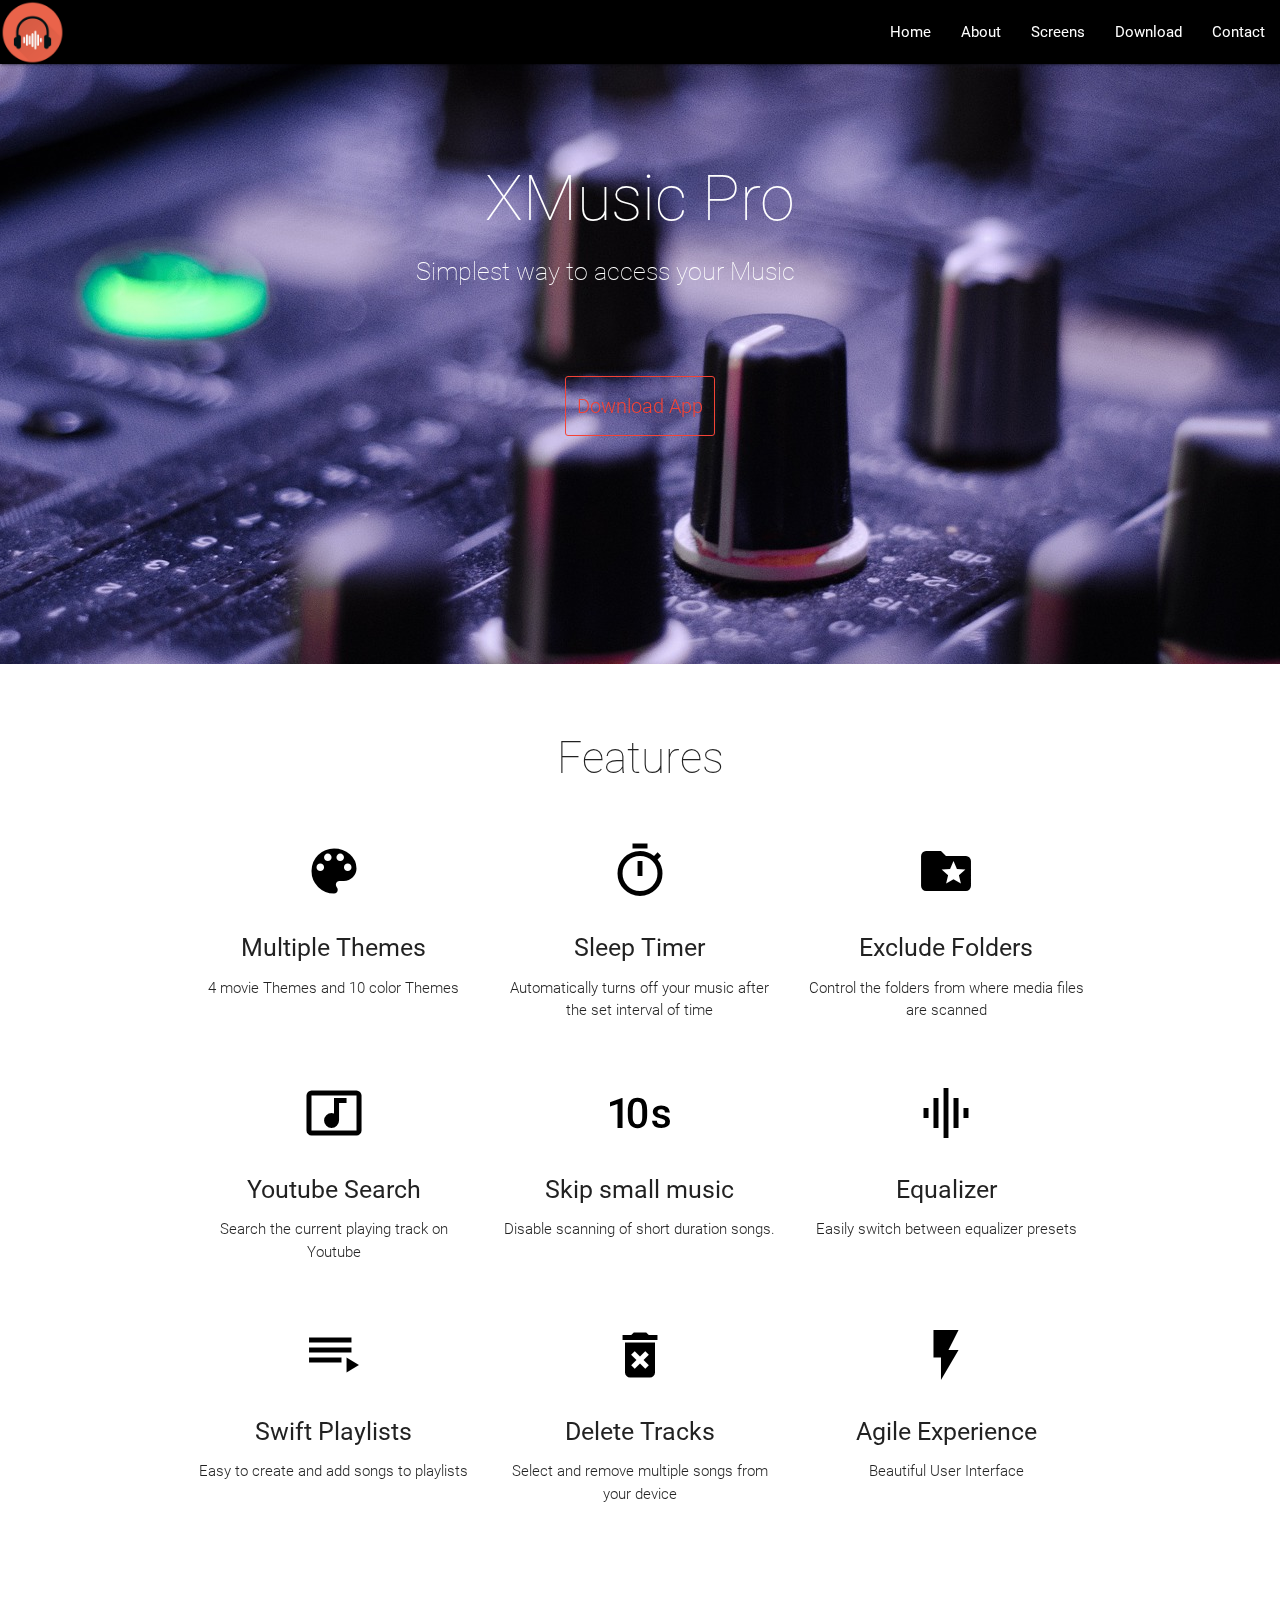
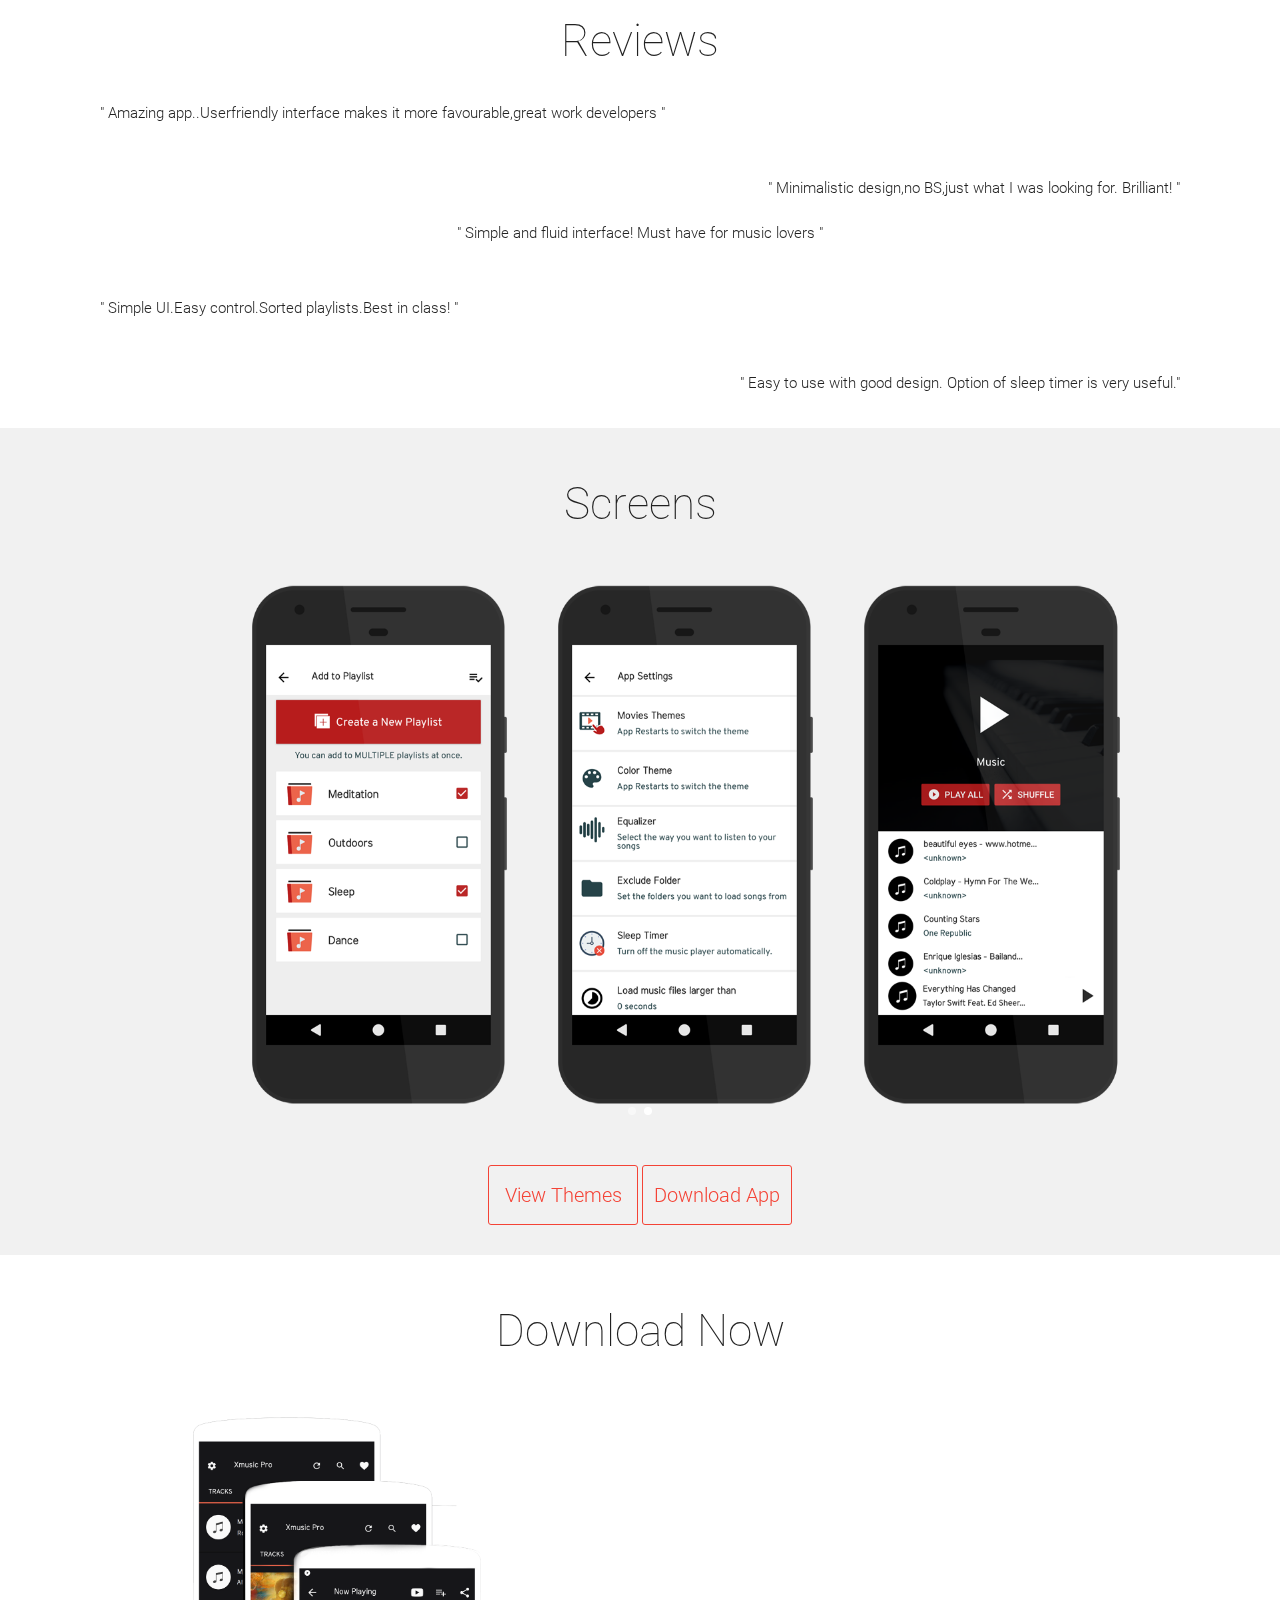
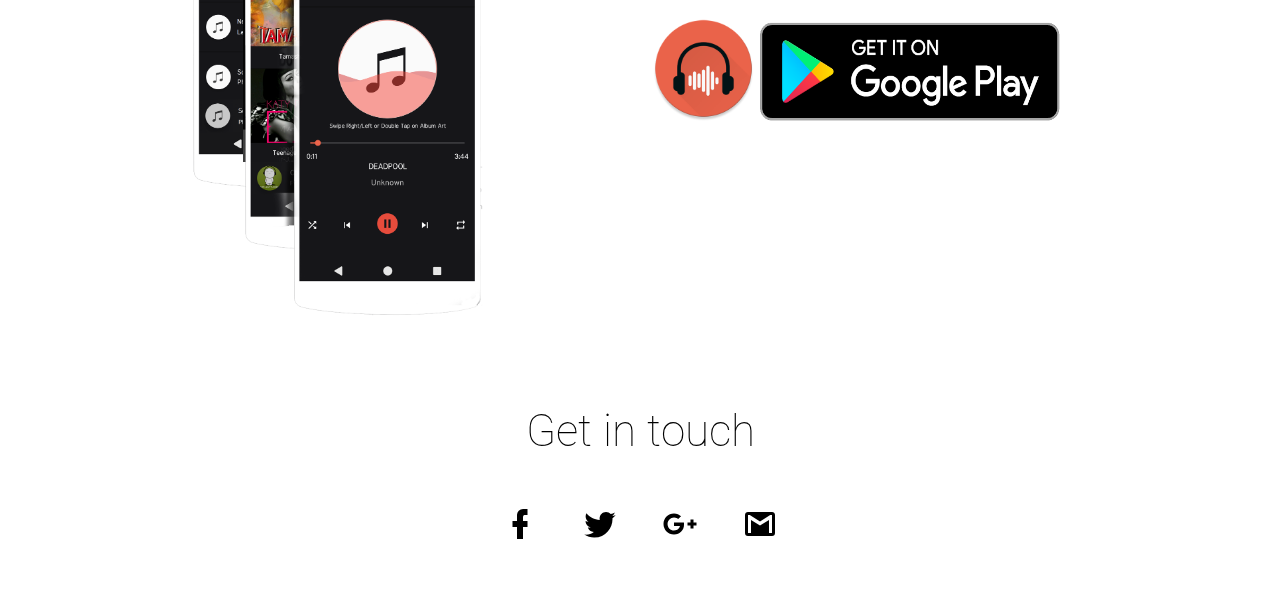
<file: index.html>
<!DOCTYPE html>
  <html>
    <head>
      <!--Import Google Icon Font-->
      <link href="https://fonts.googleapis.com/icon?family=Material+Icons" rel="stylesheet">
      <!--Import materialize.css-->
      <link type="text/css" rel="stylesheet" href="css/materialize.min.css"  media="screen,projection"/>
	  <link type="text/css" rel="stylesheet" href="css/custom.css"  media="screen,projection"/>
      <!--Let browser know website is optimized for mobile-->
      <meta name="viewport" content="width=device-width, initial-scale=1.0"/>
    </head>

    <body>
	    <div class="navbar-fixed">
	      <nav class="black">
		    <div class="nav-wrapper">
		      <a href="#" class="brand-logo"><img src="images/icon.png" width="65px" height="65px"></a>
		      <ul class="right hide-on-med-and-down">
		        <li><a href="#home" class="white-text">Home</a></li>
		        <li><a href="#About" class="white-text">About</a></li>
		        <li><a href="#Screens" class="white-text">Screens</a></li>
		        <li><a href="#Download" class="white-text">Download</a></li>
		        <li><a href="#contact" class="white-text">Contact</a></li>
		      </ul>

		      <ul id="nav-mobile" class="side-nav">
	       	  <li><a href="#" class="white-text">Home</a></li>
		        <li><a href="#" class="white-text">About</a></li>
		        <li><a href="#" class="white-text">Screens</a></li>
		        <li><a href="#" class="white-text">Download</a></li>
		        <li><a href="#" class="white-text">Contact</a></li>
	      	  </ul>
	      	  <a href="#" data-activates="nav-mobile" class="button-collapse"><i class="material-icons">menu</i></a>
		    </div>
	  	 </nav>
	  	</div>

	  	<div id="home" class="parallax-container">
	      <div id="text_container" class="container ">
	        <h1 class="header center white-text thin">XMusic Pro</h1>
	        <h5 id="subHeading" class="header center white-text thin">Simplest way to access your Music</h5>
	        <div class="center" style="margin-top:70px;">
      			<a href="#Download"><button class="transparent light">Download App</button></a>
    		</div>
	      </div>
	      <div class="parallax">
	      	<img src="images/background1.jpg"/>
	      </div>
	    </div>

		<div id="About">
			<div class="container">
				<h3 class="center thin">Features</h3>
		    	<div class="section">
		      <div class="row">
		        <div class="col s12 m4">
		          <div class="icon-block">
		            <h2 class="center black-text"><i class="medium material-icons">color_lens</i></h2>
		            <h5 class="center">Multiple Themes</h5>
		            <p class="light center">4 movie Themes and 10 color Themes</p>
		          </div>
		        </div>

		        <div class="col s12 m4">
		          <div class="icon-block">
		            <h2 class="center black-text"><i class="medium material-icons">timer</i></h2>
		            <h5 class="center">Sleep Timer</h5>
		            <p class="light center">Automatically turns off your music after the set interval of time</p>
		          </div>
		        </div>

		        <div class="col s12 m4">
		          <div class="icon-block">
		            <h2 class="center black-text"><i class="medium material-icons">folder_special</i></h>
		            <h5 class="center">Exclude Folders</h5>
		            <p class="light center">Control the folders from where media files are scanned</p>
		          </div>
		        </div>
		      </div>

	 		  <div class="row">
		        <div class="col s12 m4">
		          <div class="icon-block">
		            <h2 class="center black-text"><i class="medium material-icons">music_video</i></h2>
		            <h5 class="center">Youtube Search</h5>
		            <p class="light center">Search the current playing track on Youtube</p>
		          </div>
		        </div>

		        <div class="col s12 m4">
		          <div class="icon-block">
		            <h2 class="center black-text"><i class="medium material-icons">timer_10</i></h2>
		            <h5 class="center">Skip small music</h5>
		            <p class="light center">Disable scanning of short duration songs.</p>
		          </div>
		        </div>

		        <div class="col s12 m4">
		          <div class="icon-block">
		            <h2 class="center black-text"><i class="medium material-icons">graphic_eq</i></h>
		            <h5 class="center">Equalizer</h5>
		            <p class="light center">Easily switch between equalizer presets</p>
		          </div>
		        </div>
		      </div>

		      <div class="row">
		        <div class="col s12 m4">
		          <div class="icon-block">
		            <h2 class="center black-text"><i class="medium material-icons">playlist_play</i></h2>
		            <h5 class="center">Swift Playlists</h5>
		            <p class="light center">Easy to create and add songs to playlists</p>
		          </div>
		        </div>
				<div class="col s12 m4">
		          <div class="icon-block">
		            <h2 class="center black-text"><i class="medium material-icons">delete_forever</i></h2>
		            <h5 class="center">Delete Tracks</h5>
		            <p class="light center">Select and remove multiple songs from your device</p>
		          </div>
		        </div>
		        <div class="col s12 m4">
		          <div class="icon-block">
		            <h2 class="center black-text"><i class="medium material-icons">flash_on</i></h2>
		            <h5 class="center">Agile Experience</h5>
		            <p class="light center">Beautiful User Interface</p>
		          </div>
		        </div>
		      </div>
		     </div>
			</div>
			<div id="reviews" >
				<h3 class="center thin">Reviews</h3>
		    	<div class="section">
		    		<h6 class="light">" Amazing app..Userfriendly interface makes it more favourable,great work developers "</h6>
		    		</br></br>
		    		<h6 class="light right">" Minimalistic design,no BS,just what I was looking for. Brilliant! "</h6>
		    		</br></br>
		    		<h6 class="light center">" Simple and fluid interface! Must have for music lovers "</h6>
		    		</br></br>
		    		<h6 class="light">" Simple UI.Easy control.Sorted playlists.Best in class! "</h6>
		    		</br></br>
		    		<h6 class="light right">" Easy to use with good design. Option of sleep timer is very useful."</h6>
		    		<br><br>
		    	</div>
			</div>
	    </div>

	    <div id="Screens" class="screens">
				<h3 id="screen_heading" class="center thin">Screens</h3>
				
				<div class="carousel carousel-slider center" data-indicators="true" >
				
				    <div class="carousel-item screens black-text">
				    	<div class="container">
				    		<div class="row">						      
						      	<div class="col s12 m4">
						      		<img height="600px" src="images/2.png"><br>
						      	</div>
						      	<div class="col s12 m4">
						      		<img height="600px" src="images/1.png"><br>
						      	</div>
						      	<div class="col s12 m4">
						      		<img height="600px"  src="images/3.png"><br>
						      	</div>
				      		</div>
				    	</div>				   
				    </div>
				    <div class="carousel-item screens black-text">
				        <div class="container">
				    		<div class="row">						      	
						      	<div class="col s12 m4">
						      		<img height="600px" src="images/4.png"><br>
						      	</div>
						      	<div class="col s12 m4">
						      		<img height="600px" src="images/6.png"><br>
						      	</div>
						      	<div class="col s12 m4">
						      		<img height="600px"  src="images/5.png"><br>
						      	</div>
				      		</div>
				    	</div>
				    </div>
				  
  				</div>   
  				<div class="carousel-fixed-item center">
      				  <a href="https://xmusicplayerpro.github.io/musicplayer/themes.html"><button class="transparent light">View Themes</button></a>
      				  <a href="#Download"><button class="transparent light">Download App</button></a>
    			</div>
    			
	    </div>

	    <div id="Download" class="container">
	    	<h3 id="screen_heading" class="center thin">Download Now</h3>
	    	<div id="downloadRow" class="row">
	    		<div class="col s12 m6">
	    		<img class="left" src="images/index.png" height="500px">
	    		</div>
		    	<div id="downloads" class="col s12 m6">
			    	<img width="105px" height="105px" src="images/icon.png">
			    	<a href="https://play.google.com/store/apps/details?id=com.riseapps.xmusic" target="_blank"><img width="300px" height="100px" src="images/download.png" ></a>
			    </div>
	    	</div>
	    	
	    </div>

        <footer id="contact" class="page-footer white">
          <h3 class="black-text thin center">Get in touch</h3>
          <div class="center" id="social_links">
	          <a id="facebook" href="https://www.facebook.com/XMusicPlayerPro/" target="_blank"><img src="images/facebook.svg"></a>
	          <a id="twitter" href="https://twitter.com/riseandroidapps" target="_blank">
	          <img src="images/twitter.svg"></a>
	          <a id="gplus" href="https://plus.google.com/collection/gmIUHE" target="_blank"><img src="images/google-plus.svg"></a>
	          <a id="mail" href="mailto:sriv.naimish@gmail.com" ><img src="images/gmail.svg"></a>
          </div>
        </footer>
            

      <!--Import jQuery before materialize.js-->
      <script type="text/javascript" src="https://code.jquery.com/jquery-3.2.1.min.js"></script>
      <script type="text/javascript" src="js/materialize.min.js"></script>
      <script type="text/javascript" src="js/custom.js"></script>
    </body>
  </html>
</file>
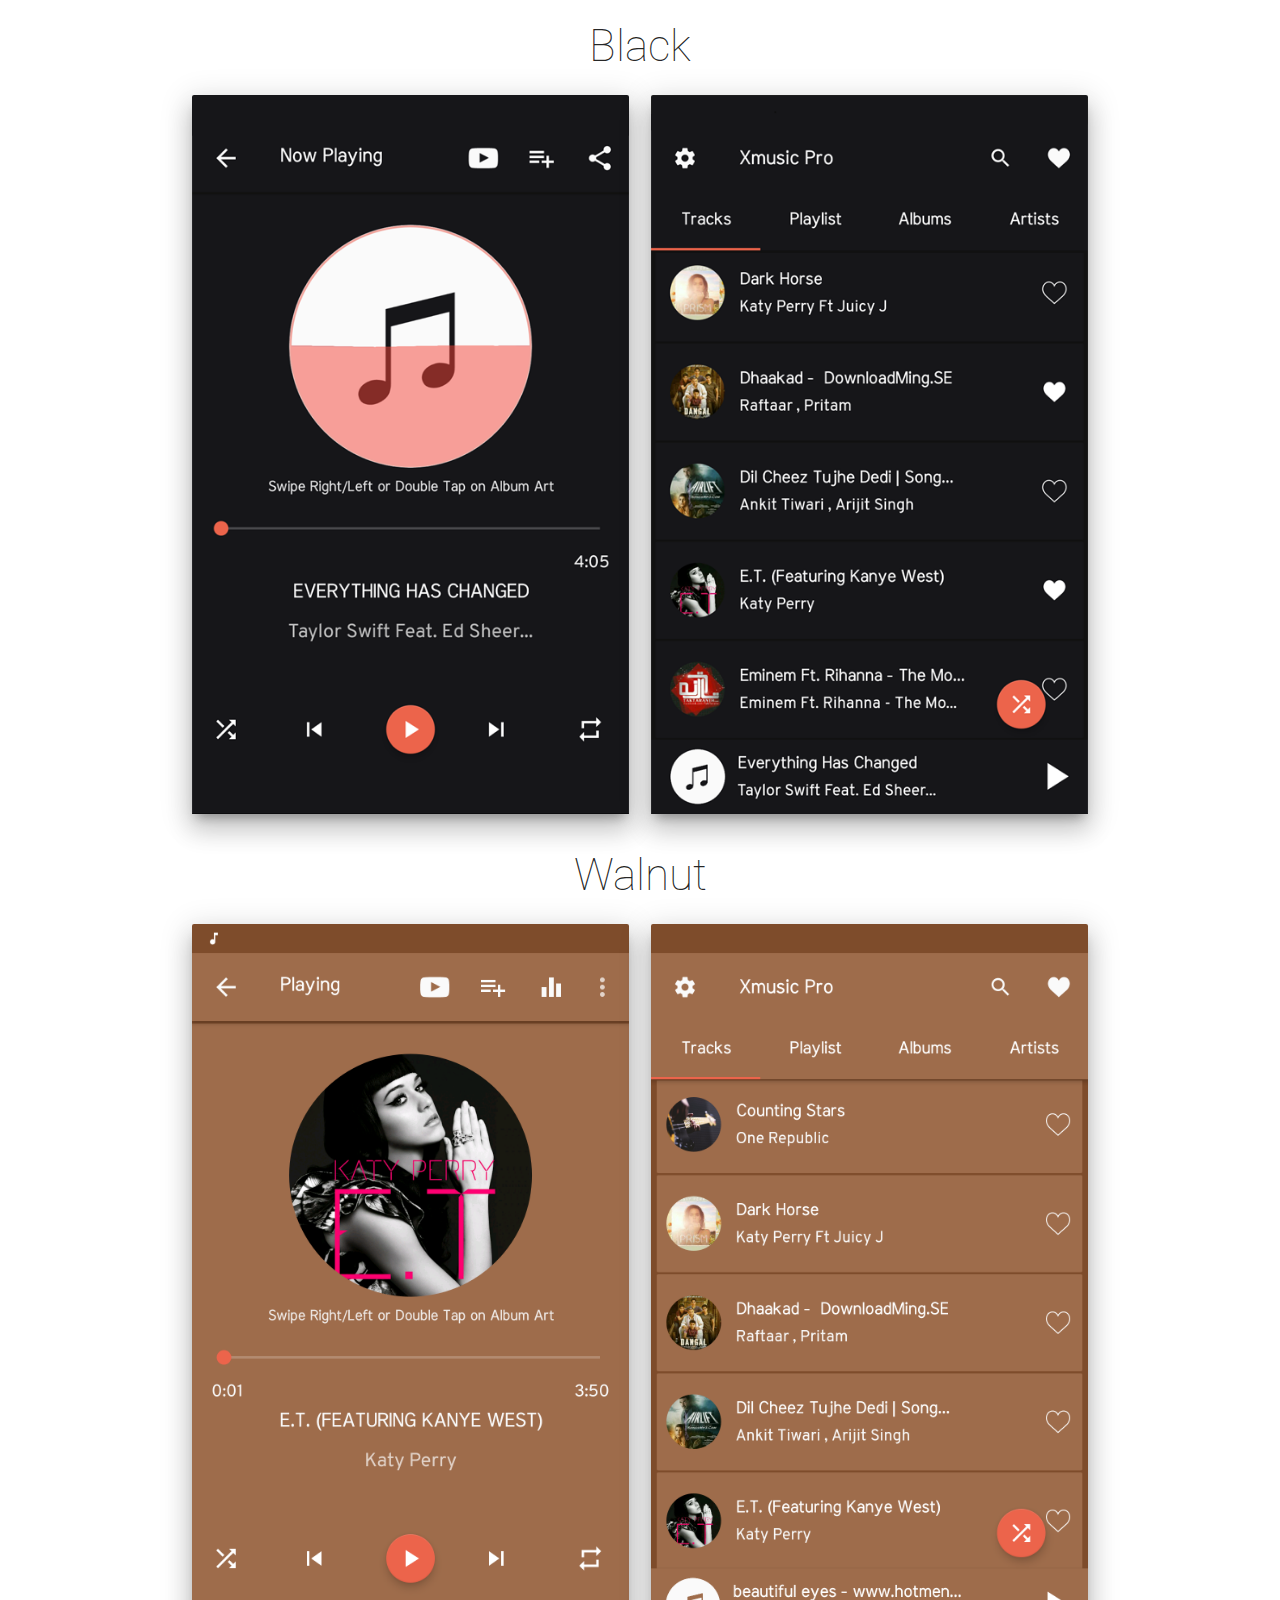
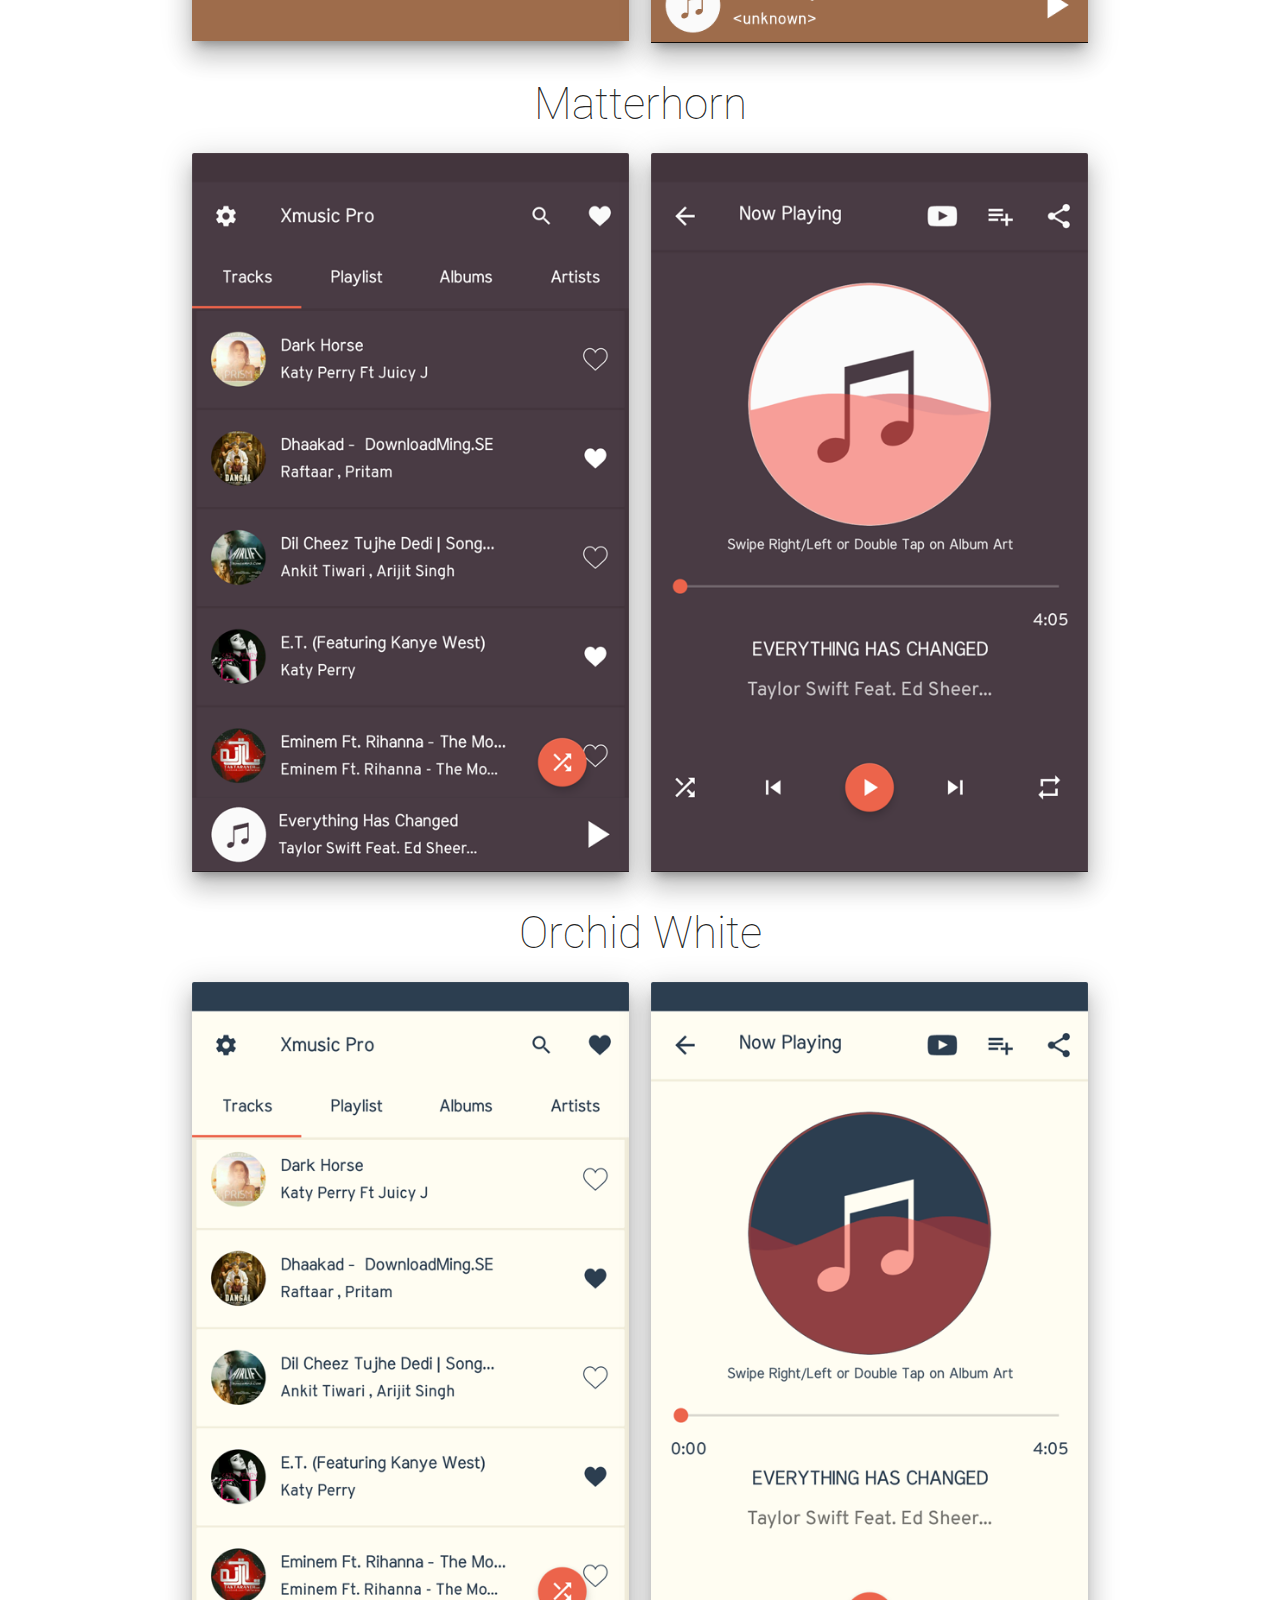
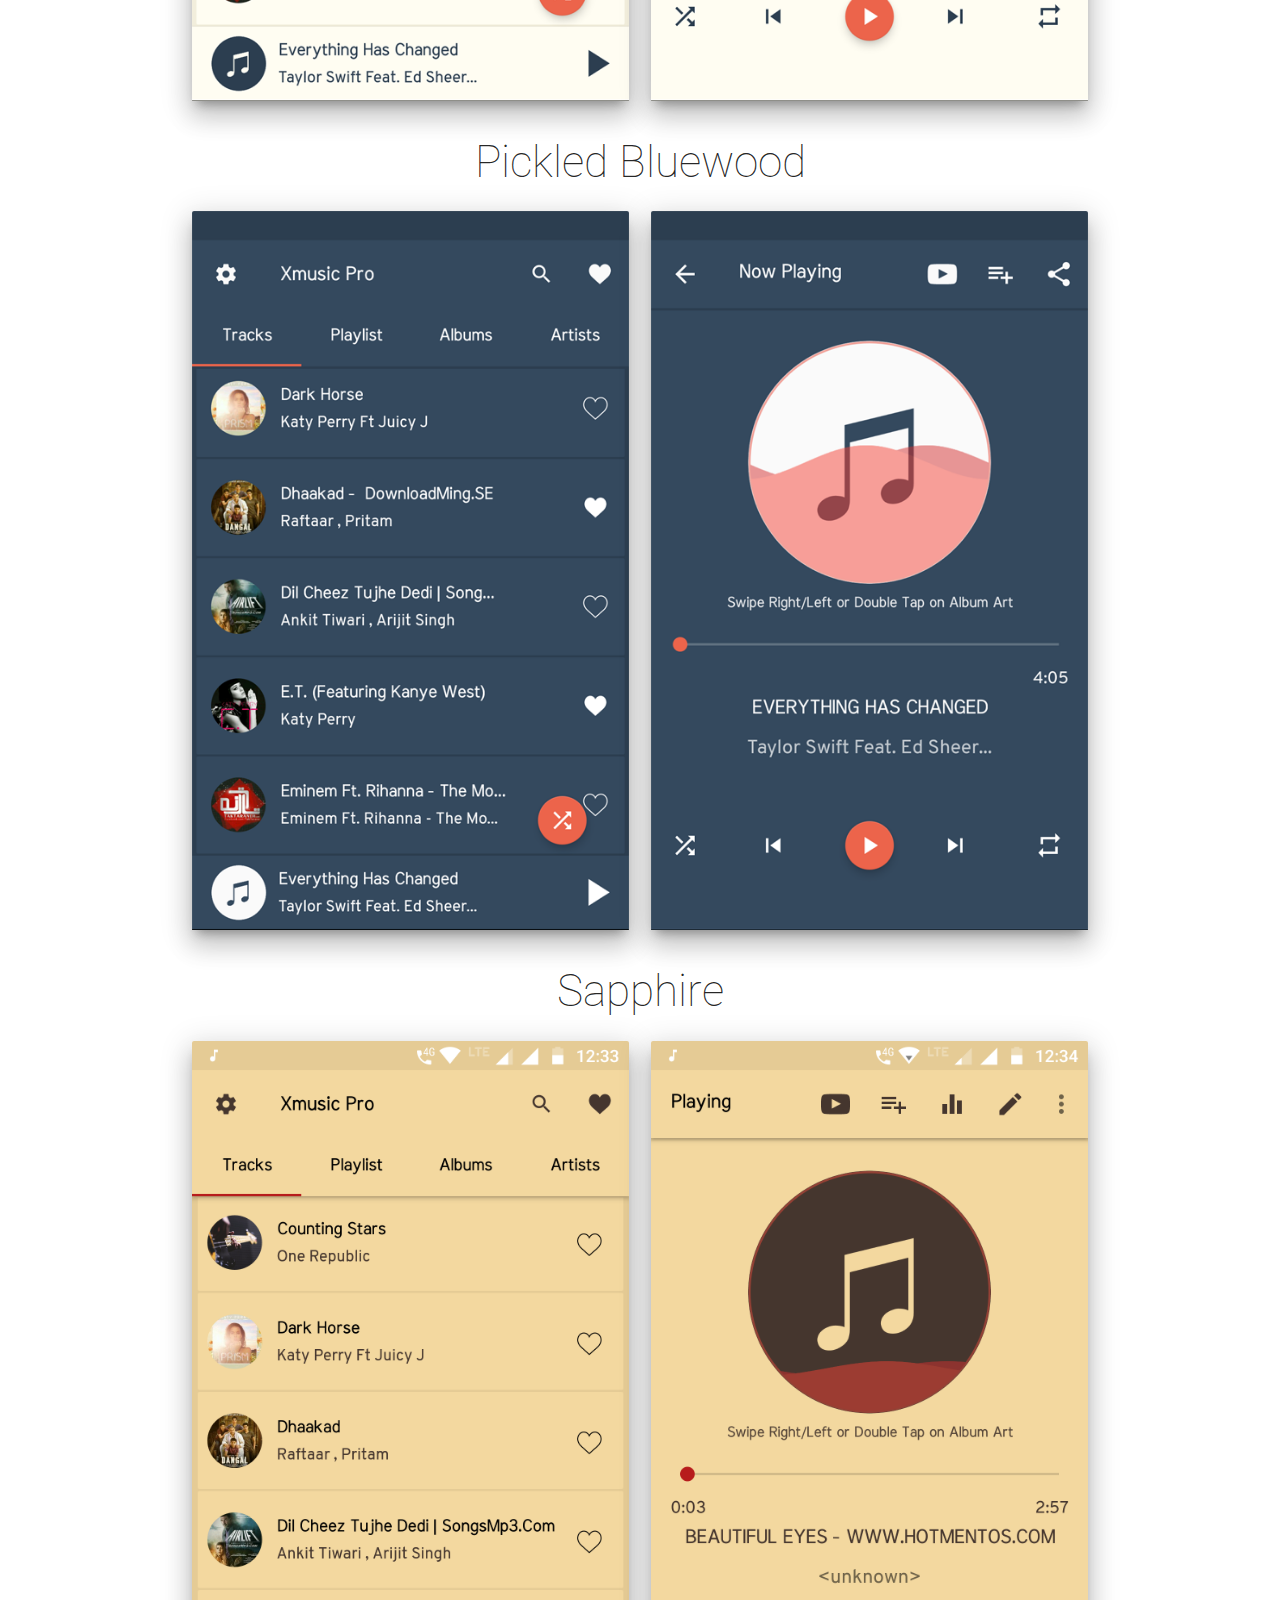
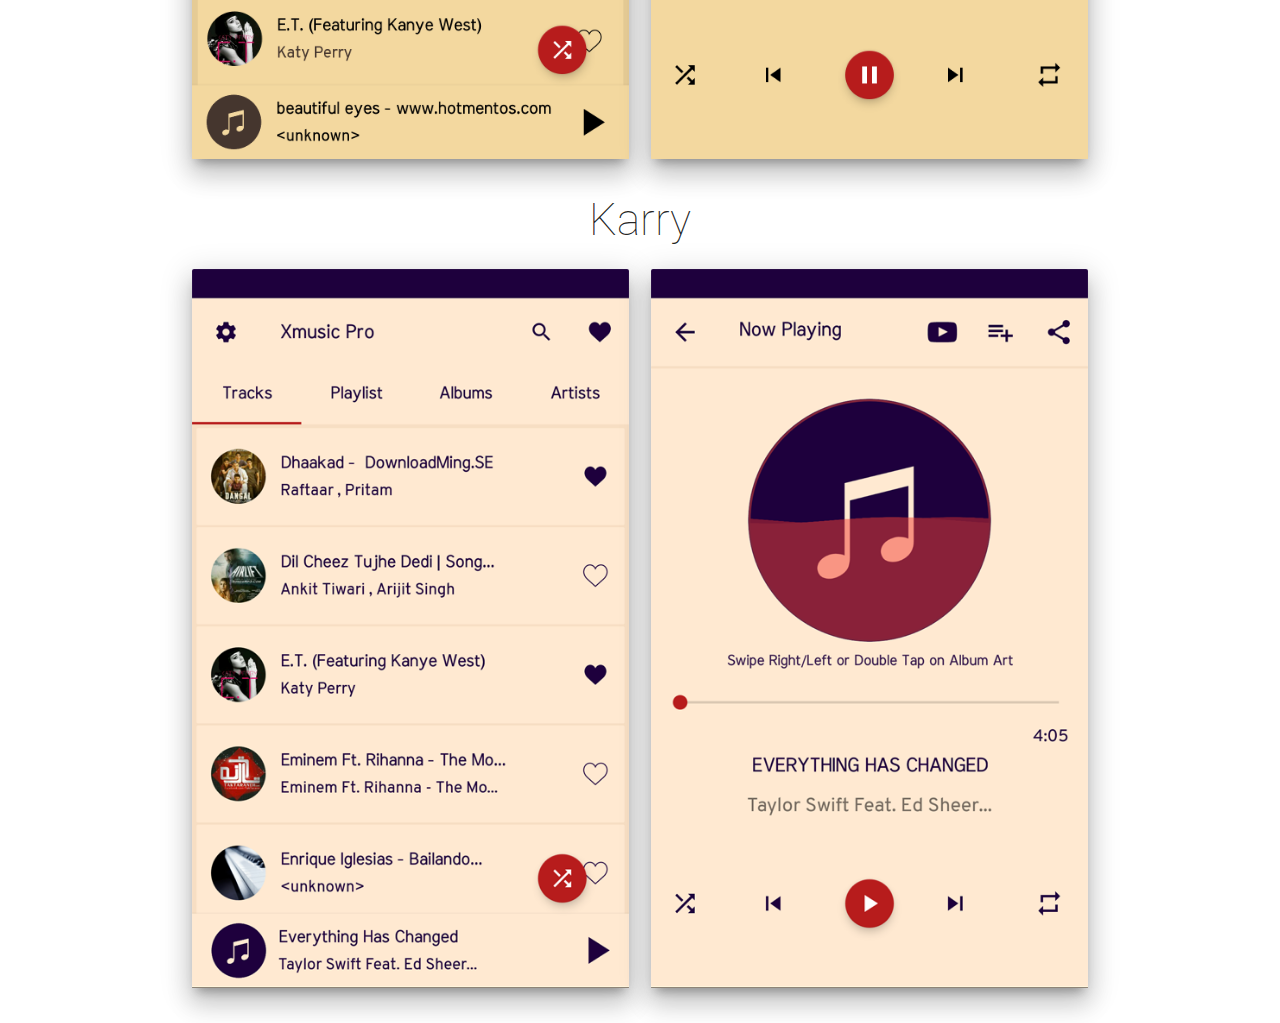
<file: themes.html>
<!DOCTYPE html>
  <html>
    <head>
      <!--Import Google Icon Font-->
      <link href="https://fonts.googleapis.com/icon?family=Material+Icons" rel="stylesheet">
      <!--Import materialize.css-->
      <link type="text/css" rel="stylesheet" href="css/materialize.min.css"  media="screen,projection"/>
	  <link type="text/css" rel="stylesheet" href="css/custom.css"  media="screen,projection"/>
      <!--Let browser know website is optimized for mobile-->
      <meta name="viewport" content="width=device-width, initial-scale=1.0"/>
    </head>

    <body>
    	<div class="container">
    		<h3 id="Black" class="center thin">Black</h3>
    		<div class="row">
		        <div class="col s12 m6">
		          <div class="card z-depth-5">
		            <div class="card-image">
		              <img src="images/Colors/1.png" >
		            </div>
		          </div>
		        </div>
		        <div class="col s12 m6">  
		          <div class="card z-depth-5">
		            <div class="card-image">
		              <img src="images/Colors/2.png" >
		            </div>
		          </div>
		        </div>	
		  	</div>

		  	<h3 id="Walnut" class="center thin">Walnut</h3>
    		<div class="row">
		        <div class="col s12 m6">
		          <div class="card z-depth-5">
		            <div class="card-image">
		              <img src="images/Colors/3.png" >
		            </div>
		          </div>
		        </div>
		        <div class="col s12 m6">  
		          <div class="card z-depth-5">
		            <div class="card-image">
		              <img src="images/Colors/4.png" >
		            </div>
		          </div>
		        </div>	
		  	</div>

		  	<h3 id="Matterhorn" class="center thin">Matterhorn</h3>
    		<div class="row">
		        <div class="col s12 m6">
		          <div class="card z-depth-5">
		            <div class="card-image">
		              <img src="images/Colors/5.png" >
		            </div>
		          </div>
		        </div>
		        <div class="col s12 m6">  
		          <div class="card z-depth-5">
		            <div class="card-image">
		              <img src="images/Colors/6.png" >
		            </div>
		          </div>
		        </div>	
		  	</div>

		  	<h3 id="Orchid" class="center thin">Orchid White </h3>
    		<div class="row">
		        <div class="col s12 m6">
		          <div class="card z-depth-5">
		            <div class="card-image">
		              <img src="images/Colors/7.png" >
		            </div>
		          </div>
		        </div>
		        <div class="col s12 m6">  
		          <div class="card z-depth-5">
		            <div class="card-image">
		              <img src="images/Colors/8.png" >
		            </div>
		          </div>
		        </div>	
		  	</div>

		  	<h3 id="bluewood" class="center thin">Pickled Bluewood </h3>
    		<div class="row">
		        <div class="col s12 m6">
		          <div class="card z-depth-5">
		            <div class="card-image">
		              <img src="images/Colors/9.png" >
		            </div>
		          </div>
		        </div>
		        <div class="col s12 m6">  
		          <div class="card z-depth-5">
		            <div class="card-image">
		              <img src="images/Colors/10.png" >
		            </div>
		          </div>
		        </div>	
		  	</div>

		  	<h3 id="Lockmara" class="center thin"> Sapphire </h3>
    		<div class="row">
		        <div class="col s12 m6">
		          <div class="card z-depth-5">
		            <div class="card-image">
		              <img src="images/Colors/11.png" >
		            </div>
		          </div>
		        </div>
		        <div class="col s12 m6">  
		          <div class="card z-depth-5">
		            <div class="card-image">
		              <img src="images/Colors/12.png" >
		            </div>
		          </div>
		        </div>	
		  	</div>

		  	<h3 id="Karry" class="center thin"> Karry </h3>
    		<div class="row">
		        <div class="col s12 m6">
		          <div class="card z-depth-5">
		            <div class="card-image">
		              <img src="images/Colors/13.png" >
		            </div>
		          </div>
		        </div>
		        <div class="col s12 m6">  
		          <div class="card z-depth-5">
		            <div class="card-image">
		              <img src="images/Colors/14.png" >
		            </div>
		          </div>
		        </div>	
		  	</div>
    	</div>
	  
      <!--Import jQuery before materialize.js-->
      <script type="text/javascript" src="https://code.jquery.com/jquery-3.2.1.min.js"></script>
      <script type="text/javascript" src="js/materialize.min.js"></script>
      <script type="text/javascript" src="js/custom.js"></script>
    </body>
  </html>
</file>
<file: css/custom.css>
#subHeading{
    	margin-right: 70px;
    }
    
    #text_container{
    	margin-top: 100px;
    }    

    #About{
    	margin-top: 70px;
    }

    #reviews{
    	padding-top: 40px;
    	padding-right:100px;
    	padding-left: 100px;
    }

    #twitter,#mail,#gplus,#facebook{
    	margin: 20px;
    }

    #social_links{
    	margin: 50px;
    }
	
    button{
    	width: 150px;
    	height: 60px;
	    color: #f44336;
	    border:1px solid #f44336;
	    border-radius: 3px;
	    margin-top: 20px;
    	font-size: 20px;
    }

    #Screens,#Download{
    	padding-top:30px; 
    	padding-bottom: 30px;
    }

    .screens{
    	background-color: #F1F1F1;
    }

    #downloadRow{
    	margin-top: 60px;
    }

    #downloads{
    	margin-top: 200px;
    }
</file>
